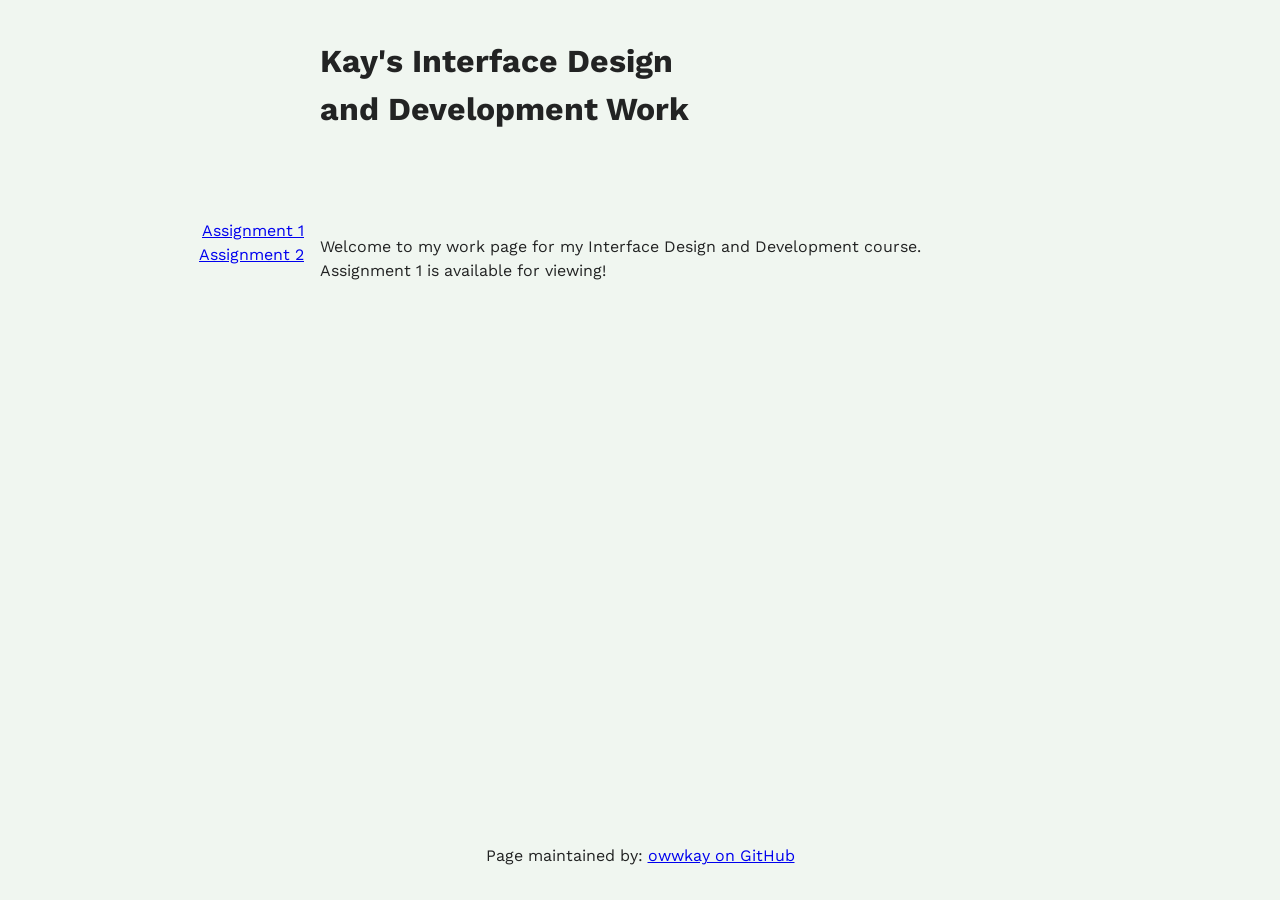
<file: index.html>
<!doctype html>
<html lang="en">
<head>
    <meta charset="UTF-8">
    <meta name="viewport"
          content="width=device-width, user-scalable=no, initial-scale=1.0, maximum-scale=1.0, minimum-scale=1.0">
    <meta http-equiv="X-UA-Compatible" content="ie=edge">

<!-- !!!!! -->
<!--    change this to refer to your specific page  -->
    <title>KAY's Work Page</title>

<!-- !!!!! -->
    <!-- favicon was sourced from favicon.io but the original graphics are copyright 2020 Twitter, Inc
    and other contributors -->
    <!-- They are licensed under CC-BY 4.0 as linked below -->
    <!-- https://creativecommons.org/licenses/by/4.0/ -->
    <link rel="icon" type="image/png" href="./assets/icons/orangutan.png">

    <link rel="stylesheet" href="reset.css">
    <link rel="stylesheet" href="style.css">
</head>
<body>

    <header>
<!-- !!!!! -->
        <h1>Kay's Interface Design and Development Work</h1>
    </header>

    <div class="mainNavContainer">

        <nav>
            <a href="./assign1.html">Assignment 1</a>
            <a href="./assign2.html">Assignment 2</a>
        </nav>

        <main>
            <section id="intro-section">
                <p> Welcome to my work page for my Interface Design and Development course. Assignment 1 is available for viewing!</p>
            </section>
        </main>

        <!-- this is an empty element which helps with spacing -->
        <aside></aside>

    </div>

    <footer>
        <p>
            Page maintained by:
            <a href="https://github.com/owwkay" target="_blank">
            owwkay on GitHub
            </a>
        </p>
    </footer>
</body>
</html>
</file>
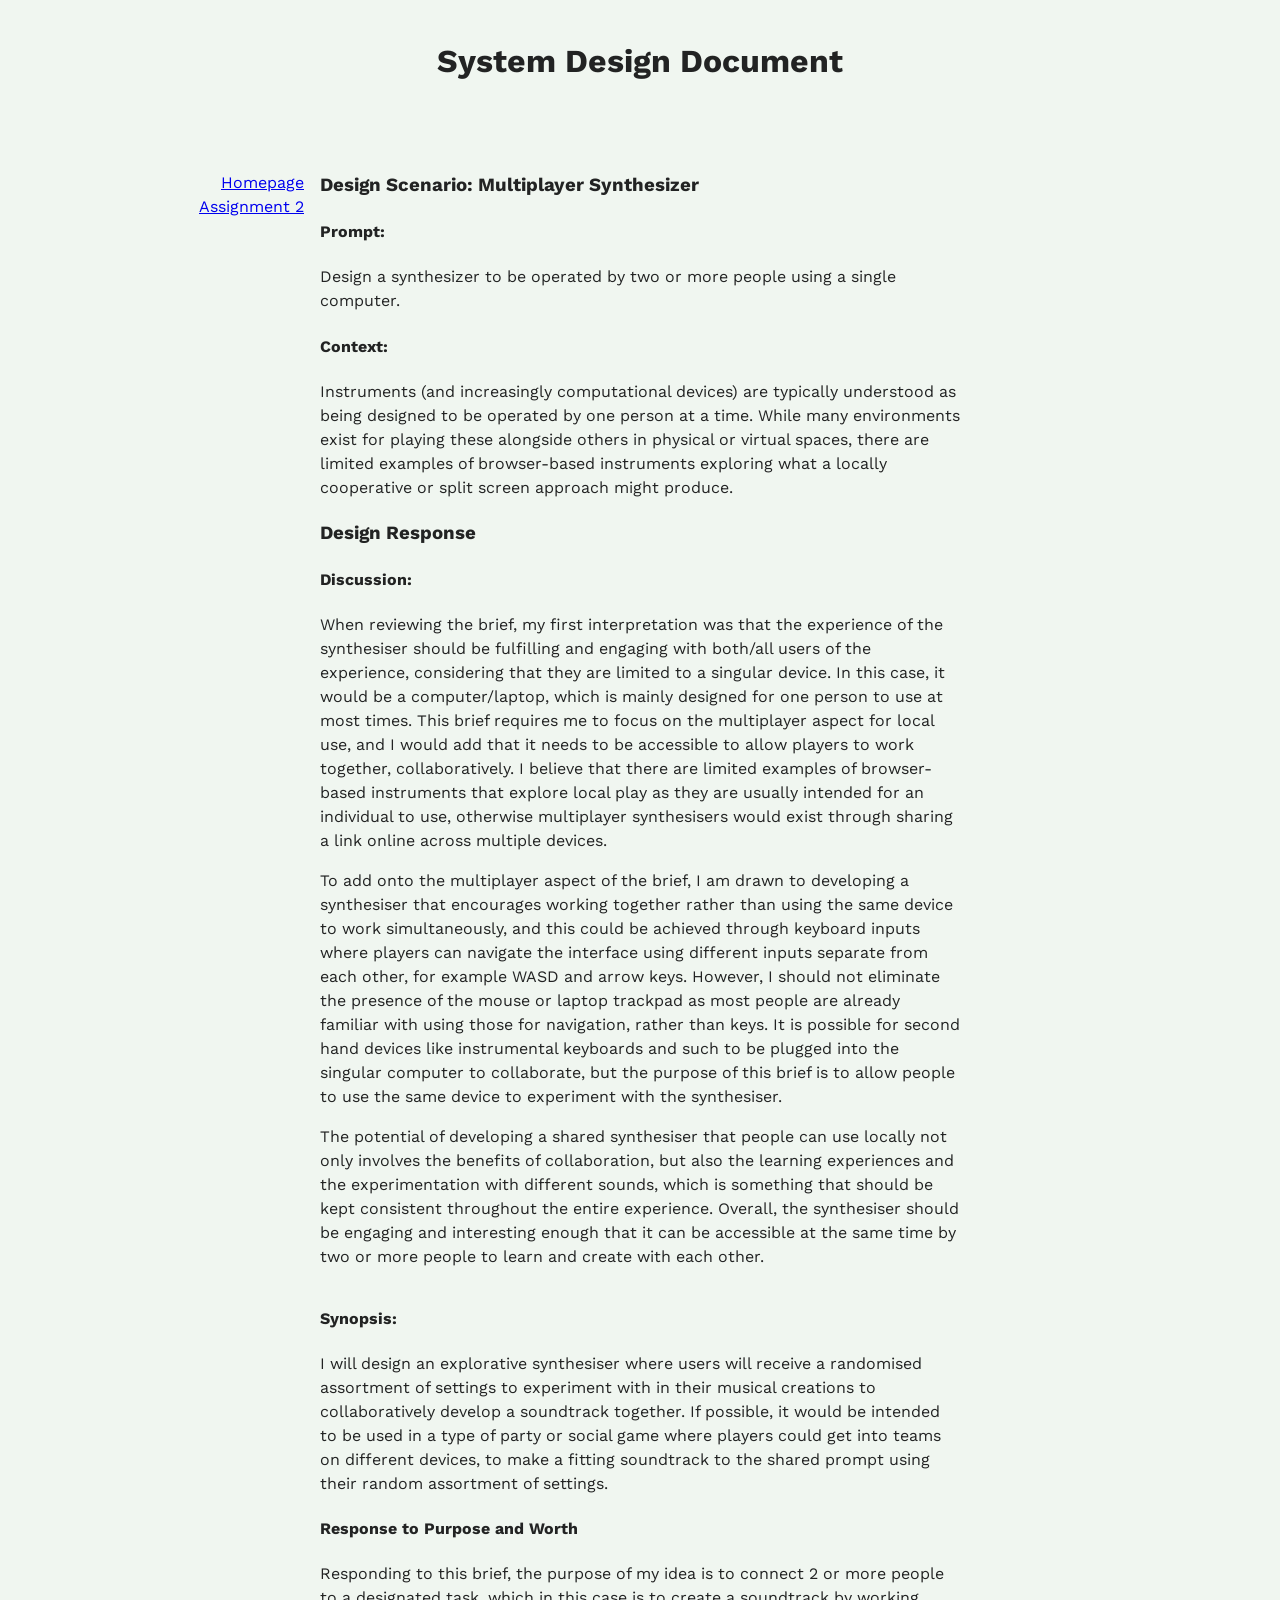
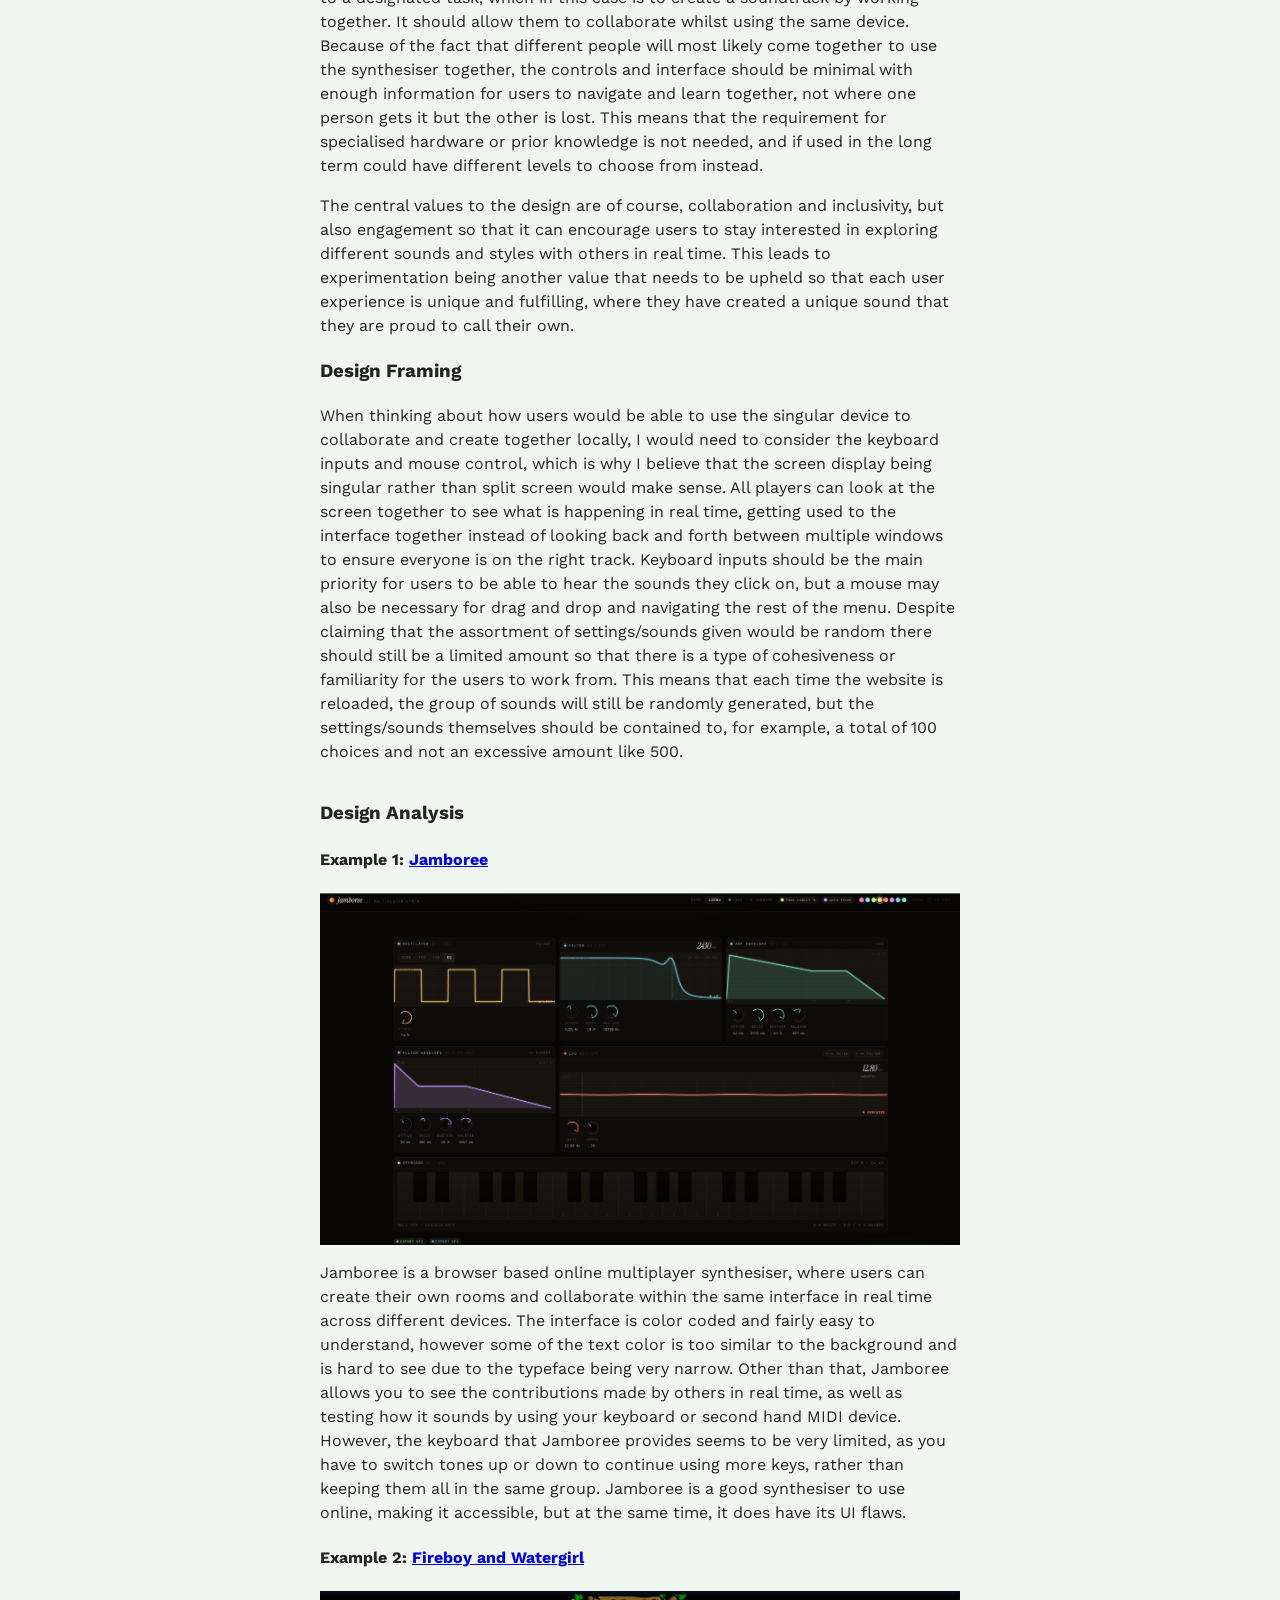
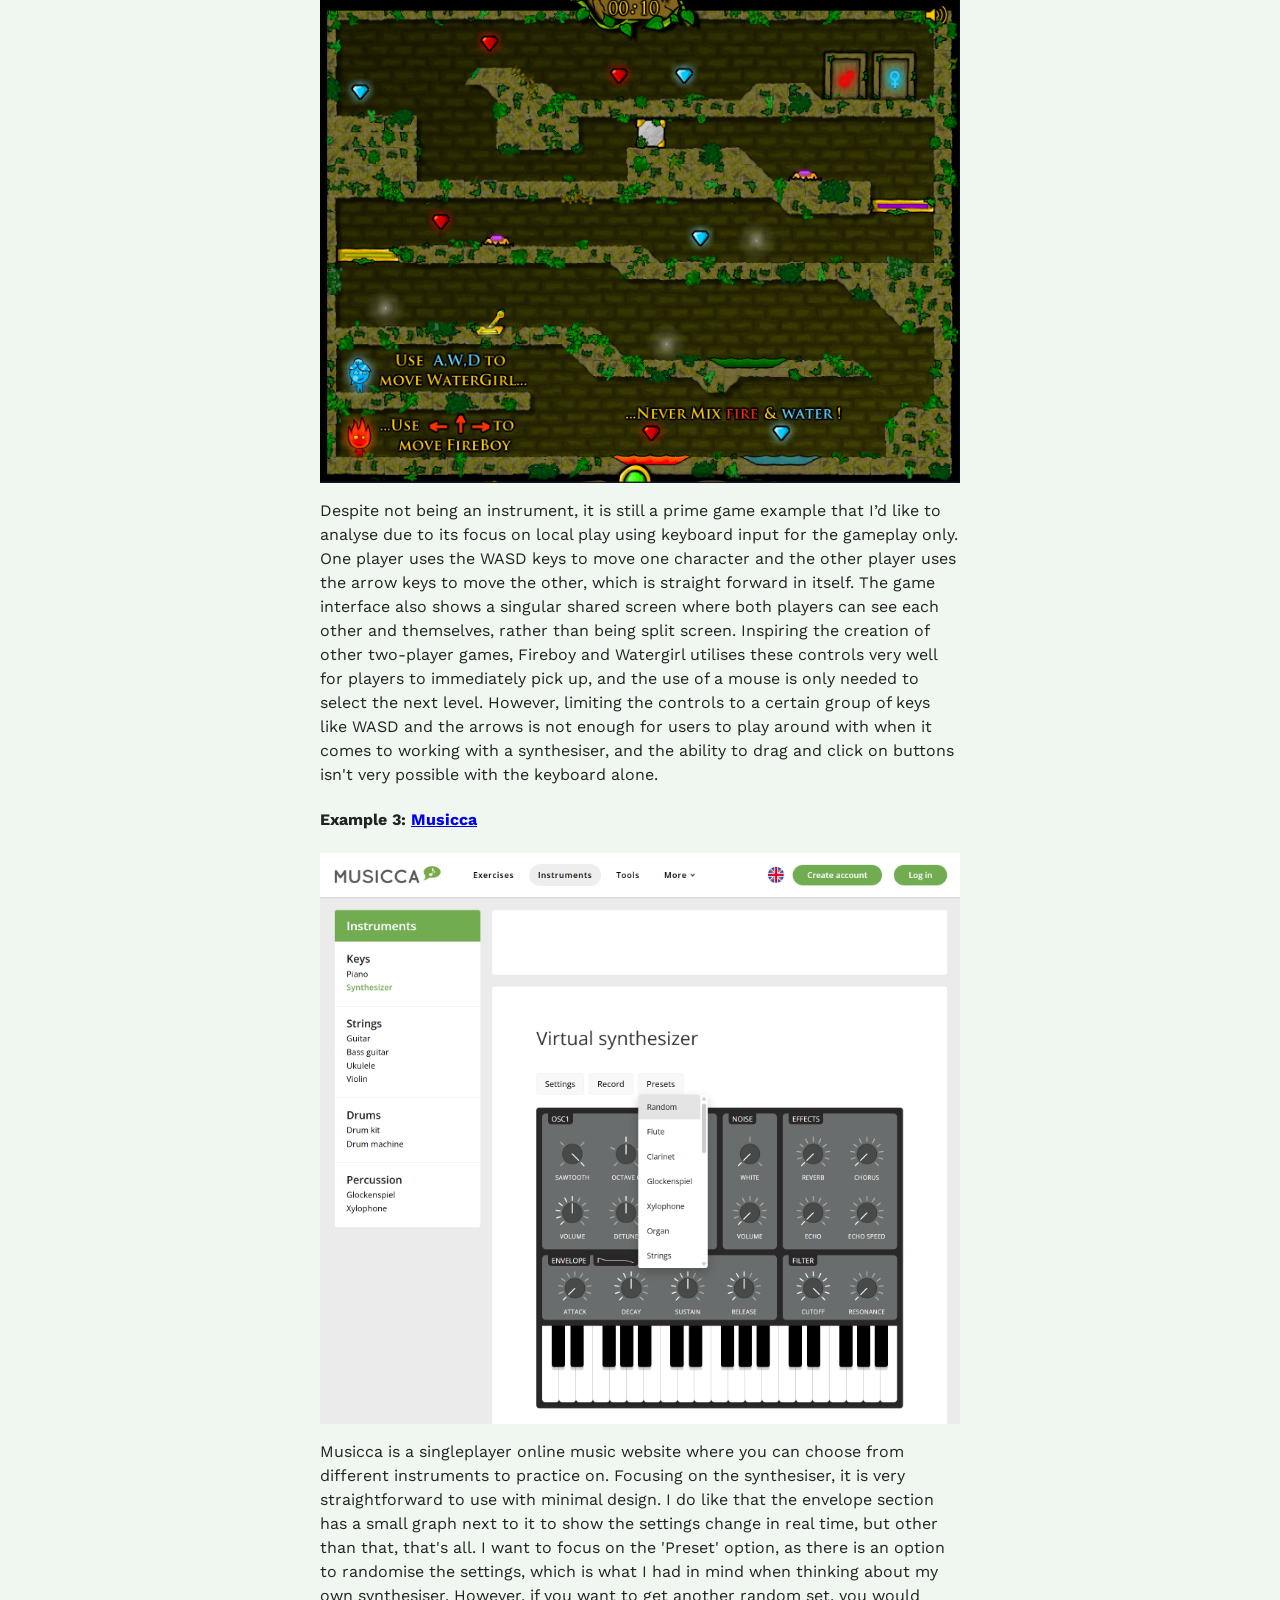
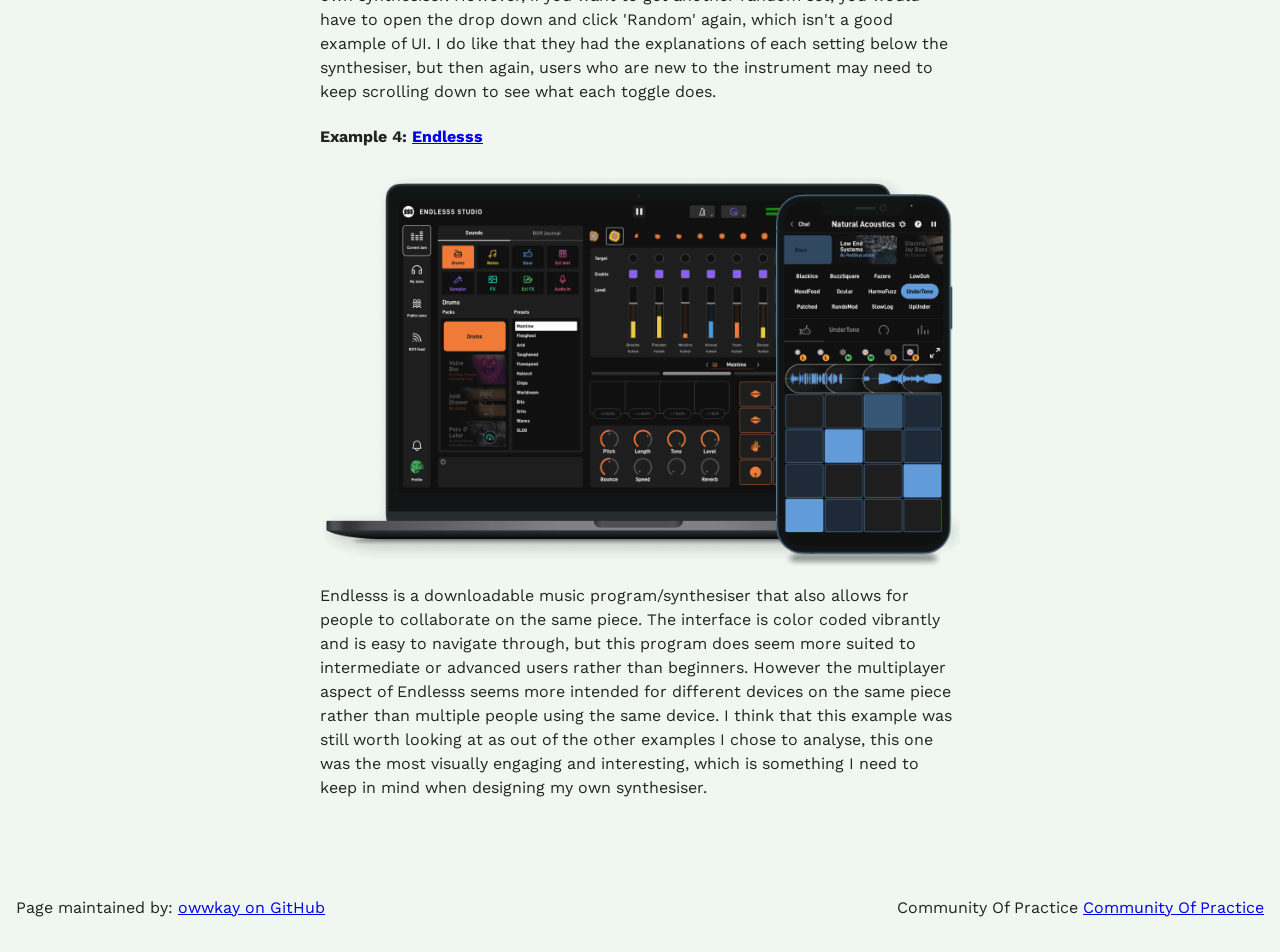
<file: assign1.html>
<!doctype html>
<html lang="en">
<head>
    <meta charset="UTF-8">
    <meta name="viewport"
          content="width=device-width, user-scalable=no, initial-scale=1.0, maximum-scale=1.0, minimum-scale=1.0">
    <meta http-equiv="X-UA-Compatible" content="ie=edge">

<!-- !!!!! -->
    <title>Assignment 1</title>

<!-- !!!!! -->
    <!-- favicon was sourced from favicon.io but the original graphics are copyright 2020 Twitter, Inc
    and other contributors -->
    <!-- They are licensed under CC-BY 4.0 as linked below -->
    <!-- https://creativecommons.org/licenses/by/4.0/ -->
    <link rel="icon" type="image/png" href="./assets/icons/orangutan.png">

    <link rel="stylesheet" href="reset.css">
    <link rel="stylesheet" href="style.css">
</head>
<body>

    <header>
        <h1>System Design Document</h1>
    </header>

    <div class="mainNavContainer">

        <nav>
            <a href="./index.html">Homepage</a>
            <a href="./assign2.html">Assignment 2</a>
        </nav>

        <main>
            <section id="intro-section">
                <h3 class="firstSectionHeading">Design Scenario: Multiplayer Synthesizer</h3>
                <h4>Prompt:</h4>
                <p> Design a synthesizer to be operated by two or more people using a single computer. </p>
                <h4>Context:</h4>
                <p> Instruments (and increasingly computational devices) are typically understood as being designed to be operated by one person at a time. While many environments exist for playing these alongside others in physical or virtual spaces, there are limited examples of browser-based instruments exploring what a locally cooperative or split screen approach might produce. </p>

                <h3>Design Response</h3>
                <h4> Discussion: </h4>
                <p> When reviewing the brief, my first interpretation was that the experience of the synthesiser should be fulfilling and engaging with both/all users of the experience, considering that they are limited to a singular device. In this case, it would be a computer/laptop, which is mainly designed for one person to use at most times. This brief requires me to focus on the multiplayer aspect for local use, and I would add that it needs to be accessible to allow players to work together, collaboratively. I believe that there are limited examples of browser-based instruments that explore local play as they are usually intended for an individual to use, otherwise multiplayer synthesisers would exist through sharing a link online across multiple devices. </p>
                <p>To add onto the multiplayer aspect of the brief, I am drawn to developing a synthesiser that encourages working together rather than using the same device to work simultaneously, and this could be achieved through keyboard inputs where players can navigate the interface using different inputs separate from each other, for example WASD and arrow keys. However, I should not eliminate the presence of the mouse or laptop trackpad as most people are already familiar with using those for navigation, rather than keys. It is possible for second hand devices like instrumental keyboards and such to be plugged into the singular computer to collaborate, but the purpose of this brief is to allow people to use the same device to experiment with the synthesiser. </p>
                <p>The potential of developing a shared synthesiser that people can use locally not only involves the benefits of collaboration, but also the learning experiences and the experimentation with different sounds, which is something that should be kept consistent throughout the entire experience. Overall, the synthesiser should be engaging and interesting enough that it can be accessible at the same time by two or more people to learn and create with each other.</p>
            </section>

            <section>
                <h4> Synopsis: </h4>
                <p>I will design an explorative synthesiser where users will receive a randomised assortment of settings to experiment with in their musical creations to collaboratively develop a soundtrack together. If possible, it would be intended to be used in a type of party or social game where players could get into teams on different devices, to make a fitting soundtrack to the shared prompt using their random assortment of settings.</p>
                <h4> Response to Purpose and Worth </h4>
                <p> Responding to this brief, the purpose of my idea is to connect 2 or more people to a designated task, which in this case is to create a soundtrack by working together. It should allow them to collaborate whilst using the same device. Because of the fact that different people will most likely come together to use the synthesiser together, the controls and interface should be minimal with enough information for users to navigate and learn together, not where one person gets it but the other is lost. This means that the requirement for specialised hardware or prior knowledge is not needed, and if used in the long term could have different levels to choose from instead. </p>
                <p>The central values to the design are of course, collaboration and inclusivity, but also engagement so that it can encourage users to stay interested in exploring different sounds and styles with others in real time. This leads to experimentation being another value that needs to be upheld so that each user experience is unique and fulfilling, where they have created a unique sound that they are proud to call their own. </p>

                <h3>Design Framing</h3>
                <p>When thinking about how users would be able to use the singular device to collaborate and create together locally, I would need to consider the keyboard inputs and mouse control, which is why I believe that the screen display being singular rather than split screen would make sense. All players can look at the screen together to see what is happening in real time, getting used to the interface together instead of looking back and forth between multiple windows to ensure everyone is on the right track. Keyboard inputs should be the main priority for users to be able to hear the sounds they click on, but a mouse may also be necessary for drag and drop and navigating the rest of the menu. Despite claiming that the assortment of settings/sounds given would be random there should still be a limited amount so that there is a type of cohesiveness or familiarity for the users to work from. This means that each time the website is reloaded, the group of sounds will still be randomly generated, but the settings/sounds themselves should be contained to, for example, a total of 100 choices and not an excessive amount like 500.</p>
            </section>

            <section>
                <h3>Design Analysis</h3>
                <h4> Example 1: <a href="https://jamboree.space/" target="_blank">Jamboree</a> </h4>
                <img src="./assets/jamboree.png" alt="Jamboree Screenshot">
                <p> Jamboree is a browser based online multiplayer synthesiser, where users can create their own rooms and collaborate within the same interface in real time across different devices. The interface is color coded and fairly easy to understand, however some of the text color is too similar to the background and is hard to see due to the typeface being very narrow. Other than that, Jamboree allows you to see the contributions made by others in real time, as well as testing how it sounds by using your keyboard or second hand MIDI device. However, the keyboard that Jamboree provides seems to be very limited, as you have to switch tones up or down to continue using more keys, rather than keeping them all in the same group. Jamboree is a good synthesiser to use online, making it accessible, but at the same time, it does have its UI flaws.</p>

                <h4> Example 2: <a href="https://www.google.com/search?q=fireboy+and+watergirl" target="_blank">Fireboy and Watergirl</a> </h4>
                <img src="./assets/fbwg.png" alt="Fireboy and Watergirl Screenshot">
                <p>Despite not being an instrument, it is still a prime game example that I’d like to analyse due to its focus on local play using keyboard input for the gameplay only. One player uses the WASD keys to move one character and the other player uses the arrow keys to move the other, which is straight forward in itself. The game interface also shows a singular shared screen where both players can see each other and themselves, rather than being split screen. Inspiring the creation of other two-player games, Fireboy and Watergirl utilises these controls very well for players to immediately pick up, and the use of a mouse is only needed to select the next level. However, limiting the controls to a certain group of keys like WASD and the arrows is not enough for users to play around with when it comes to working with a synthesiser, and the ability to drag and click on buttons isn't very possible with the keyboard alone.</p>

                <h4> Example 3: <a href="https://www.musicca.com/synthesizer" target="_blank">Musicca</a> </h4>
                <img src="./assets/musicca.png" alt="Musicca Screenshot">
                <p>Musicca is a singleplayer online music website where you can choose from different instruments to practice on. Focusing on the synthesiser, it is very straightforward to use with minimal design. I do like that the envelope section has a small graph next to it to show the settings change in real time, but other than that, that's all. I want to focus on the 'Preset' option, as there is an option to randomise the settings, which is what I had in mind when thinking about my own synthesiser. However, if you want to get another random set, you would have to open the drop down and click 'Random' again, which isn't a good example of UI. I do like that they had the explanations of each setting below the synthesiser, but then again, users who are new to the instrument may need to keep scrolling down to see what each toggle does.</p>

                <h4> Example 4: <a href="https://endlesss.fm/" target="_blank">Endlesss</a> </h4>
                <img src="./assets/endlesss.png" alt="Endlesss Screenshot">
                <p>Endlesss is a downloadable music program/synthesiser that also allows for people to collaborate on the same piece. The interface is color coded vibrantly and is easy to navigate through, but this program does seem more suited to intermediate or advanced users rather than beginners. However the multiplayer aspect of Endlesss seems more intended for different devices on the same piece rather than multiple people using the same device. I think that this example was still worth looking at as out of the other examples I chose to analyse, this one was the most visually engaging and interesting, which is something I need to keep in mind when designing my own synthesiser.</p>
            </section>
        </main>

        <!-- this is an empty element which helps with spacing -->
        <aside></aside>

    </div>

    <footer>
        <p>
<!-- !!!!! -->
<!--    change this to your preferred online name and update link to refer to your github page  -->
            Page maintained by:
            <a href="https://github.com/owwkay" target="_blank">
            owwkay on GitHub
            </a>
        </p>
        <aside></aside>
        <p>
            Community Of Practice
            <a href="https://au.miro.com/app/board/u3jVOf5P_GM=/?share_link_id=864900017793">
                Community Of Practice
            </a>
        </p>
    </footer>
</body>
</html>
</file>
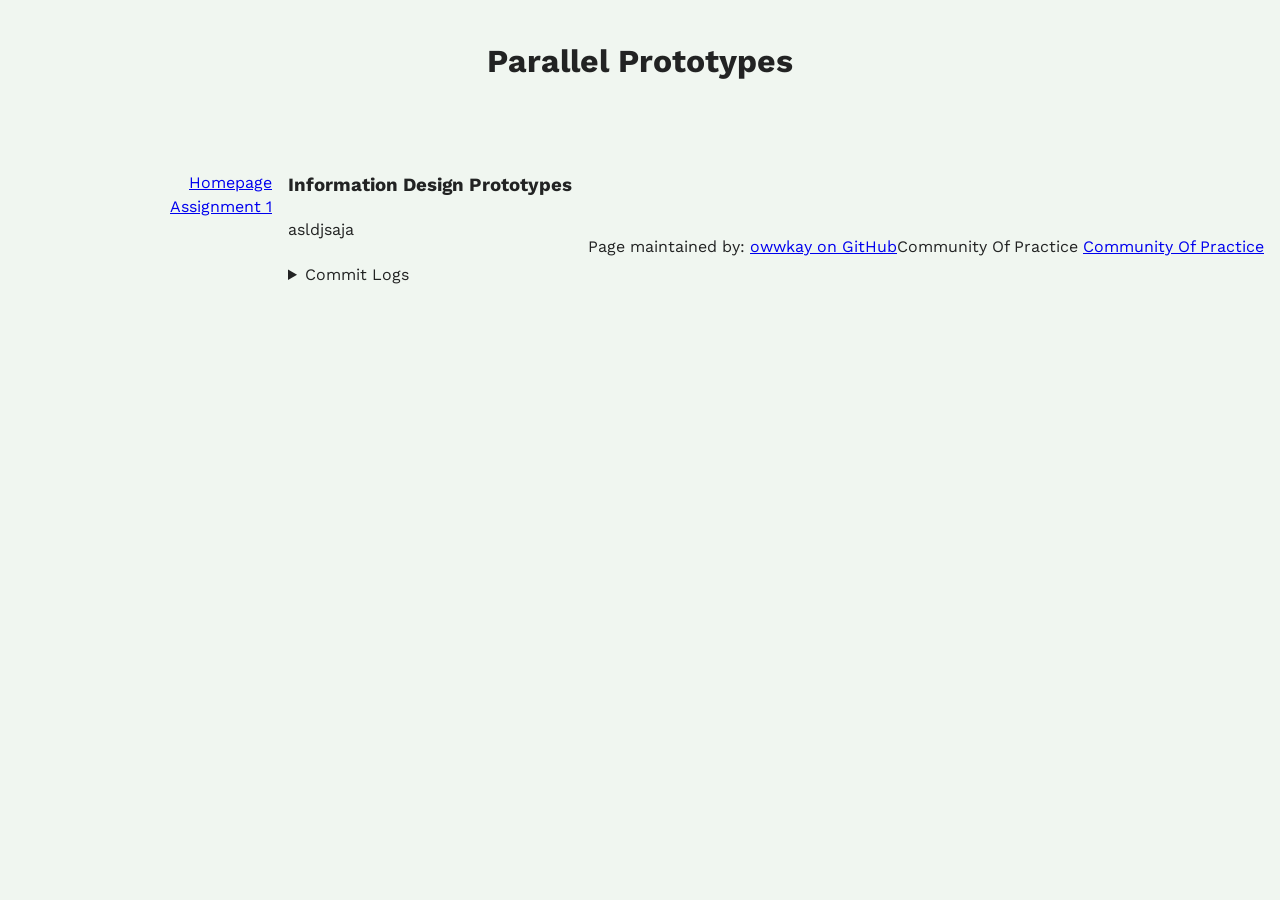
<file: assign2.html>
<!doctype html>
<html lang="en">
<head>
    <meta charset="UTF-8">
    <meta name="viewport"
          content="width=device-width, user-scalable=no, initial-scale=1.0, maximum-scale=1.0, minimum-scale=1.0">
    <meta http-equiv="X-UA-Compatible" content="ie=edge">

<!-- !!!!! -->
    <title>Assignment 2</title>

<!-- !!!!! -->
    <!-- favicon was sourced from favicon.io but the original graphics are copyright 2020 Twitter, Inc
    and other contributors -->
    <!-- They are licensed under CC-BY 4.0 as linked below -->
    <!-- https://creativecommons.org/licenses/by/4.0/ -->
    <link rel="icon" type="image/png" href="./assets/icons/orangutan.png">

    <link rel="stylesheet" href="reset.css">
    <link rel="stylesheet" href="style.css">
</head>
<body>

<header>
    <h1>Parallel Prototypes</h1>
</header>

<div class="mainNavContainer">

    <nav>
        <a href="./index.html">Homepage</a>
        <a href="./assign1.html">Assignment 1</a>
    </nav>

    <main>

        <section id="scenario-section">

            <h3 class="firstSectionHeading">Information Design Prototypes</h3>

            <p>asldjsaja
            </p>

            <h4>
               <!-- <a href=link target="_blank">
                    Prototype 1:  asldksl
                </a>--> 
            </h4>

            <details>
                <summary>Commit Logs</summary>
                <table>

                    <thead><tr>
                        <th>Author</th>
                        <th>Date</th>
                        <th>Subject</th>
                        <th>Body</th>
                    </tr></thead>

                    <tbody>
                        
                    </tbody>

                </table>
            </details>

        </section>

    </main>

        <footer>
        <p>

            Page maintained by:
            <a href="https://github.com/owwkay" target="_blank">
            owwkay on GitHub
            </a>
        </p>
        <aside></aside>
        <p>
            Community Of Practice
            <a href="https://au.miro.com/app/board/u3jVOf5P_GM=/?share_link_id=864900017793">
                Community Of Practice
            </a>
        </p>
    </footer>
</body>
</html>
</file>
<file: style.css>
/*!!!!!*/
/*add in your own font imports here*/
/*remember to update them in the rest of the CSS : eg the body selector*/
@import url('https://fonts.googleapis.com/css2?family=Work+Sans:ital,wght@0,100..900;1,100..900&display=swap');

/*!!!!!*/
/*change out, and/or add colours to the colour scheme*/
:root{
    /* basic 2-bit palette from 1bit Monitor Glow Palette by Polyducks */
    /* https://lospec.com/palette-list/1bit-monitor-glow */
    --colour-1: #222323;
    --colour-2: #f0f6f0;
}

/* this swaps the colour order to account for user's OS dark mode */
/*!!!!!*/
/*remember to update the colours here too to reflect the above changes*/
@media (prefers-color-scheme: dark) {
    :root{
        --colour-1: #aee0c4;
        --colour-2: #021e0e;
    }
}


body {
     background-color: var(--colour-2);
    color: var(--colour-1);
    font-family: 'Work Sans', sans-serif;
    line-height: 1.5;
    padding: 1rem;
    display: flex;
    flex-direction: column;
    gap: 1rem;
}

header {
    display: flex;
    justify-content: center;
    margin-block-end: 3rem;
}

.mainNavContainer {
    flex: 1;
    display: flex;
    justify-content: center;
    gap: 1rem;
}

nav {
    display: flex;
    flex-direction: column;
    min-width: fit-content;
    flex: 1;
    align-items: flex-end;
}

main {
    display: flex;
    flex-direction: column;
    align-items: center;
}

section {
    max-width: 80rch;
}

.firstSectionHeading {
    margin-top: 0;
}

aside {
    visibility: hidden;
    flex: 1;
}

footer {
    display: flex;
    justify-content: center;
    margin-block-start: 3rem;
}

/*technique from Kevin Powell*/
/*https://youtu.be/CU8Plk-53RU?si=zMpP0Pfbg1SaXeDB&t=255*/
/*longer post about how this works and the * + * selector*/
/*https://alistapart.com/article/axiomatic-css-and-lobotomized-owls/*/
.prose > * + * {
    margin-block-start: var(--prose-flow, 1em);
}

/* breakpoints from Material Design Spec https://m3.material.io/foundations/layout/breakpoints/overview */
/* while sometimes mobile first is recommended, as we will be focused on desktop, we will start there */

/* assumed base sizing is large (1200–1599px) : desktop  */

/* extra-large breakpoint : desktop, ultrawide monitors */
@media (width > 1600px) {

}

/* expanded breakpoint : phone or tablet in landscape, desktop */
@media (width < 1200px) {
    header {
        margin-block-end: 2rem;
    }
    footer {
        margin-block-start: 2rem;
    }
}
/* medium breakpoint : tablet in portrait */
@media (width < 840px) {
    header {
        margin-block-end: 1rem;
    }
    .mainNavContainer {
        flex-direction: column;
        justify-content: flex-start;
        align-items: center;
    }
    nav {
        flex: 0;
        width: 100%;
        max-width: 80rch;
        justify-content: space-between;
        flex-direction: row;
    }
    main {
        flex: 1;
    }
    aside {
        flex: 0;
    }
    footer {
        margin-block-start: 1rem;
    }
}
/* compact breakpoint : phone in portrait */
@media (width < 600px) {

}
</file>
